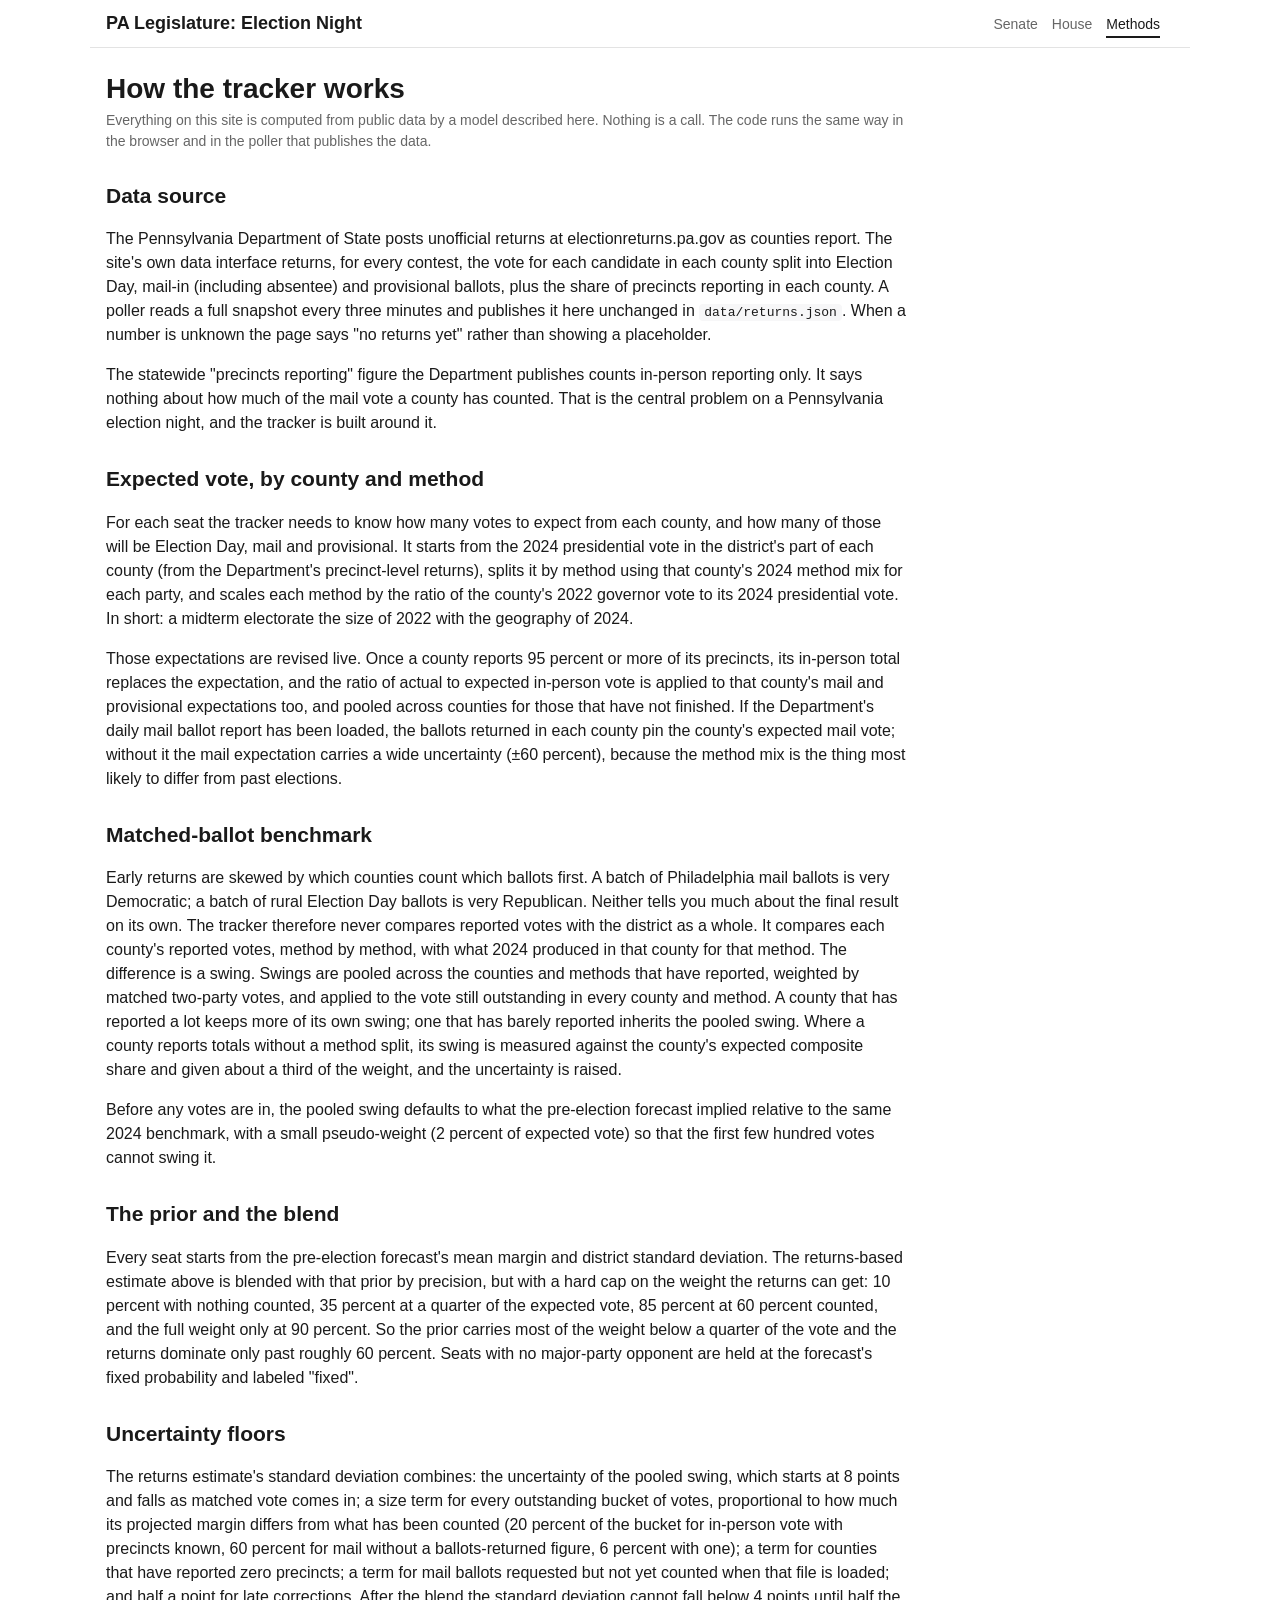
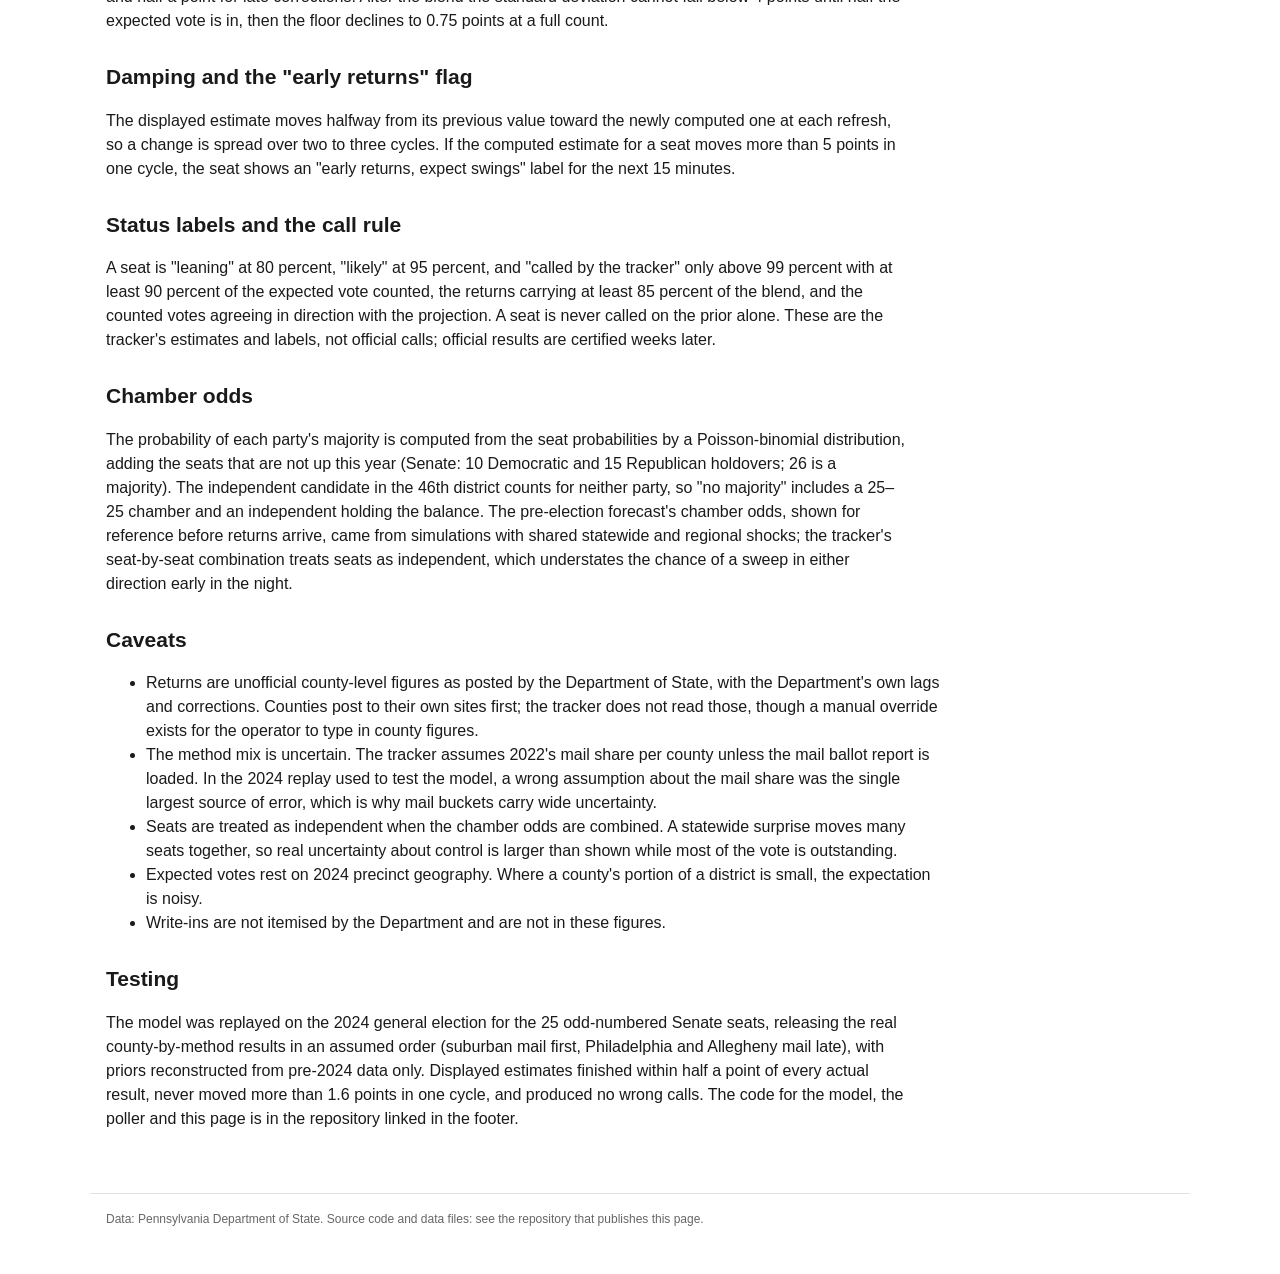
<file: docs/methods.html>
<!doctype html>
<html lang="en">
<head>
<meta charset="utf-8">
<meta name="viewport" content="width=device-width, initial-scale=1">
<title>Methods: PA Election Night</title>
<meta name="description" content="How the Pennsylvania election-night tracker turns unofficial county returns into seat estimates: data source, matched-ballot benchmark, prior blend, uncertainty floors, call rule and caveats.">
<link rel="stylesheet" href="assets/style.css">
</head>
<body>
<header class="top">
  <a class="brand" href="index.html">PA Legislature: Election Night</a>
  <nav><a href="index.html">Senate</a><a href="house.html">House</a><a href="methods.html" class="active">Methods</a></nav>
</header>
<main class="methods">
  <h1>How the tracker works</h1>
  <p class="sub">Everything on this site is computed from public data by a model described here. Nothing is a call. The code runs the same way in the browser and in the poller that publishes the data.</p>

  <h2>Data source</h2>
  <p>The Pennsylvania Department of State posts unofficial returns at electionreturns.pa.gov as counties report. The site's own data interface returns, for every contest, the vote for each candidate in each county split into Election Day, mail-in (including absentee) and provisional ballots, plus the share of precincts reporting in each county. A poller reads a full snapshot every three minutes and publishes it here unchanged in <code>data/returns.json</code>. When a number is unknown the page says "no returns yet" rather than showing a placeholder.</p>
  <p>The statewide "precincts reporting" figure the Department publishes counts in-person reporting only. It says nothing about how much of the mail vote a county has counted. That is the central problem on a Pennsylvania election night, and the tracker is built around it.</p>

  <h2>Expected vote, by county and method</h2>
  <p>For each seat the tracker needs to know how many votes to expect from each county, and how many of those will be Election Day, mail and provisional. It starts from the 2024 presidential vote in the district's part of each county (from the Department's precinct-level returns), splits it by method using that county's 2024 method mix for each party, and scales each method by the ratio of the county's 2022 governor vote to its 2024 presidential vote. In short: a midterm electorate the size of 2022 with the geography of 2024.</p>
  <p>Those expectations are revised live. Once a county reports 95 percent or more of its precincts, its in-person total replaces the expectation, and the ratio of actual to expected in-person vote is applied to that county's mail and provisional expectations too, and pooled across counties for those that have not finished. If the Department's daily mail ballot report has been loaded, the ballots returned in each county pin the county's expected mail vote; without it the mail expectation carries a wide uncertainty (±60 percent), because the method mix is the thing most likely to differ from past elections.</p>

  <h2>Matched-ballot benchmark</h2>
  <p>Early returns are skewed by which counties count which ballots first. A batch of Philadelphia mail ballots is very Democratic; a batch of rural Election Day ballots is very Republican. Neither tells you much about the final result on its own. The tracker therefore never compares reported votes with the district as a whole. It compares each county's reported votes, method by method, with what 2024 produced in that county for that method. The difference is a swing. Swings are pooled across the counties and methods that have reported, weighted by matched two-party votes, and applied to the vote still outstanding in every county and method. A county that has reported a lot keeps more of its own swing; one that has barely reported inherits the pooled swing. Where a county reports totals without a method split, its swing is measured against the county's expected composite share and given about a third of the weight, and the uncertainty is raised.</p>
  <p>Before any votes are in, the pooled swing defaults to what the pre-election forecast implied relative to the same 2024 benchmark, with a small pseudo-weight (2 percent of expected vote) so that the first few hundred votes cannot swing it.</p>

  <h2>The prior and the blend</h2>
  <p>Every seat starts from the pre-election forecast's mean margin and district standard deviation. The returns-based estimate above is blended with that prior by precision, but with a hard cap on the weight the returns can get: 10 percent with nothing counted, 35 percent at a quarter of the expected vote, 85 percent at 60 percent counted, and the full weight only at 90 percent. So the prior carries most of the weight below a quarter of the vote and the returns dominate only past roughly 60 percent. Seats with no major-party opponent are held at the forecast's fixed probability and labeled "fixed".</p>

  <h2>Uncertainty floors</h2>
  <p>The returns estimate's standard deviation combines: the uncertainty of the pooled swing, which starts at 8 points and falls as matched vote comes in; a size term for every outstanding bucket of votes, proportional to how much its projected margin differs from what has been counted (20 percent of the bucket for in-person vote with precincts known, 60 percent for mail without a ballots-returned figure, 6 percent with one); a term for counties that have reported zero precincts; a term for mail ballots requested but not yet counted when that file is loaded; and half a point for late corrections. After the blend the standard deviation cannot fall below 4 points until half the expected vote is in, then the floor declines to 0.75 points at a full count.</p>

  <h2>Damping and the "early returns" flag</h2>
  <p>The displayed estimate moves halfway from its previous value toward the newly computed one at each refresh, so a change is spread over two to three cycles. If the computed estimate for a seat moves more than 5 points in one cycle, the seat shows an "early returns, expect swings" label for the next 15 minutes.</p>

  <h2>Status labels and the call rule</h2>
  <p>A seat is "leaning" at 80 percent, "likely" at 95 percent, and "called by the tracker" only above 99 percent with at least 90 percent of the expected vote counted, the returns carrying at least 85 percent of the blend, and the counted votes agreeing in direction with the projection. A seat is never called on the prior alone. These are the tracker's estimates and labels, not official calls; official results are certified weeks later.</p>

  <h2>Chamber odds</h2>
  <p>The probability of each party's majority is computed from the seat probabilities by a Poisson-binomial distribution, adding the seats that are not up this year (Senate: 10 Democratic and 15 Republican holdovers; 26 is a majority). The independent candidate in the 46th district counts for neither party, so "no majority" includes a 25–25 chamber and an independent holding the balance. The pre-election forecast's chamber odds, shown for reference before returns arrive, came from simulations with shared statewide and regional shocks; the tracker's seat-by-seat combination treats seats as independent, which understates the chance of a sweep in either direction early in the night.</p>

  <h2>Caveats</h2>
  <ul>
    <li>Returns are unofficial county-level figures as posted by the Department of State, with the Department's own lags and corrections. Counties post to their own sites first; the tracker does not read those, though a manual override exists for the operator to type in county figures.</li>
    <li>The method mix is uncertain. The tracker assumes 2022's mail share per county unless the mail ballot report is loaded. In the 2024 replay used to test the model, a wrong assumption about the mail share was the single largest source of error, which is why mail buckets carry wide uncertainty.</li>
    <li>Seats are treated as independent when the chamber odds are combined. A statewide surprise moves many seats together, so real uncertainty about control is larger than shown while most of the vote is outstanding.</li>
    <li>Expected votes rest on 2024 precinct geography. Where a county's portion of a district is small, the expectation is noisy.</li>
    <li>Write-ins are not itemised by the Department and are not in these figures.</li>
  </ul>

  <h2>Testing</h2>
  <p>The model was replayed on the 2024 general election for the 25 odd-numbered Senate seats, releasing the real county-by-method results in an assumed order (suburban mail first, Philadelphia and Allegheny mail late), with priors reconstructed from pre-2024 data only. Displayed estimates finished within half a point of every actual result, never moved more than 1.6 points in one cycle, and produced no wrong calls. The code for the model, the poller and this page is in the repository linked in the footer.</p>
</main>
<footer>Data: Pennsylvania Department of State. Source code and data files: see the repository that publishes this page.</footer>
</body>
</html>
</file>
<file: docs/assets/style.css>
:root{--bg:#fff;--fg:#1a1a1a;--muted:#666;--line:#e3e3e3;--card:#f7f7f8;--dem:#2a6fdb;--rep:#d9402b;--dem-l:#9cc0f0;--rep-l:#f0a99c;--tie:#b9a7d6;--ind:#6a994e;--accent:#111;--warn-bg:#fff4d6;--warn-fg:#6b4e00;--max:1100px}
@media (prefers-color-scheme:dark){:root:not([data-theme=light]){--bg:#121214;--fg:#eee;--muted:#9a9a9a;--line:#2c2c30;--card:#1c1c20;--dem:#5b93ea;--rep:#e8614c;--dem-l:#2d4a78;--rep-l:#7a3328;--accent:#eee;--warn-bg:#3a2f12;--warn-fg:#ffd978}}
:root[data-theme=dark]{--bg:#121214;--fg:#eee;--muted:#9a9a9a;--line:#2c2c30;--card:#1c1c20;--dem:#5b93ea;--rep:#e8614c;--dem-l:#2d4a78;--rep-l:#7a3328;--accent:#eee;--warn-bg:#3a2f12;--warn-fg:#ffd978}
*{box-sizing:border-box}html{-webkit-text-size-adjust:100%;color-scheme:light dark}
body{margin:0;font:16px/1.5 -apple-system,BlinkMacSystemFont,"Segoe UI",Roboto,Helvetica,Arial,sans-serif;background:var(--bg);color:var(--fg)}
a{color:inherit}
header.top{border-bottom:1px solid var(--line);padding:10px 16px;display:flex;flex-wrap:wrap;gap:6px 18px;align-items:center;max-width:var(--max);margin:0 auto}
header.top .brand{font-weight:700;font-size:18px;text-decoration:none;margin-right:auto}
header.top nav a{text-decoration:none;color:var(--muted);font-size:14px;padding:4px 0;margin-right:14px}
header.top nav a.active,header.top nav a:hover{color:var(--fg);border-bottom:2px solid var(--fg)}
main{max-width:var(--max);margin:0 auto;padding:16px}
h1{font-size:28px;line-height:1.2;margin:8px 0 4px}h2{font-size:21px;margin:28px 0 8px}h3{font-size:17px;margin:18px 0 6px}
.sub{color:var(--muted);font-size:14px;margin:0 0 14px}
.status{display:flex;flex-wrap:wrap;gap:8px 18px;font-size:13px;color:var(--muted);margin:6px 0 14px;align-items:center}
.status .dot{display:inline-block;width:8px;height:8px;border-radius:50%;background:#3bb273;margin-right:6px;vertical-align:middle}
.status .dot.stale{background:#e0a100}.status .dot.dead{background:var(--rep)}
.banner{background:var(--warn-bg);color:var(--warn-fg);border:1px solid rgba(0,0,0,.08);border-radius:8px;padding:10px 14px;font-size:14px;margin:0 0 14px}
.banner.hidden{display:none}
.card{background:var(--card);border:1px solid var(--line);border-radius:10px;padding:16px}
.grid{display:grid;gap:16px;grid-template-columns:1fr}
@media(min-width:800px){.grid.two{grid-template-columns:3fr 2fr}}
.needle-wrap{display:flex;flex-direction:column;align-items:center}
.needle-wrap svg{max-width:100%;height:auto}
.big{font-size:40px;font-weight:700;line-height:1.1}
.odds{display:grid;grid-template-columns:repeat(3,1fr);gap:8px;margin-top:10px;text-align:center}
.odds div{padding:8px 4px;border-radius:8px;background:var(--bg);border:1px solid var(--line)}
.odds .v{font-size:22px;font-weight:700}.odds .l{font-size:12px;color:var(--muted)}
.odds .dem .v{color:var(--dem)}.odds .rep .v{color:var(--rep)}.odds .tie .v{color:var(--tie)}
.small{font-size:12px;color:var(--muted)}
table{border-collapse:collapse;width:100%;font-size:14px}
th,td{padding:7px 8px;border-bottom:1px solid var(--line);text-align:left;vertical-align:middle;white-space:nowrap}
th{font-size:12px;color:var(--muted);font-weight:600;cursor:pointer;user-select:none;position:sticky;top:0;background:var(--bg)}
th.sorted::after{content:" \25BE";font-size:10px}th.sorted.asc::after{content:" \25B4"}
td.num,th.num{text-align:right}
.tablewrap{overflow-x:auto;-webkit-overflow-scrolling:touch}
.pill{display:inline-block;padding:2px 8px;border-radius:999px;font-size:12px;font-weight:600;background:var(--line)}
.pill.D{background:var(--dem-l);color:#0b2a5c}.pill.R{background:var(--rep-l);color:#5a140b}.pill.none{background:var(--line);color:var(--muted)}
.pill.swing{background:var(--warn-bg);color:var(--warn-fg)}
:root[data-theme=dark] .pill.D,:root:not([data-theme=light]) .pill.D{color:#dbe7fb}
.mini svg{display:block}
.bar{height:10px;background:var(--line);border-radius:3px;position:relative;min-width:90px}
.bar span{position:absolute;left:0;top:0;bottom:0;border-radius:3px}
.bar .exp{background:repeating-linear-gradient(45deg,transparent,transparent 3px,var(--muted) 3px,var(--muted) 4px);opacity:.5}
.legend{display:flex;flex-wrap:wrap;gap:12px;font-size:12px;color:var(--muted);margin:6px 0}
.legend i{display:inline-block;width:10px;height:10px;border-radius:2px;margin-right:4px;vertical-align:middle}
footer{max-width:var(--max);margin:30px auto;padding:16px;font-size:12px;color:var(--muted);border-top:1px solid var(--line)}
.dem{color:var(--dem)}.rep{color:var(--rep)}
.muted{color:var(--muted)}
.row{display:flex;flex-wrap:wrap;gap:12px;align-items:baseline}
.methods p,.methods li{max-width:800px}
code{font-size:13px;background:var(--card);padding:1px 5px;border-radius:4px}
@media(max-width:600px){h1{font-size:23px}.big{font-size:32px}th,td{padding:6px 5px;font-size:13px}.hide-sm{display:none}}
</file>
